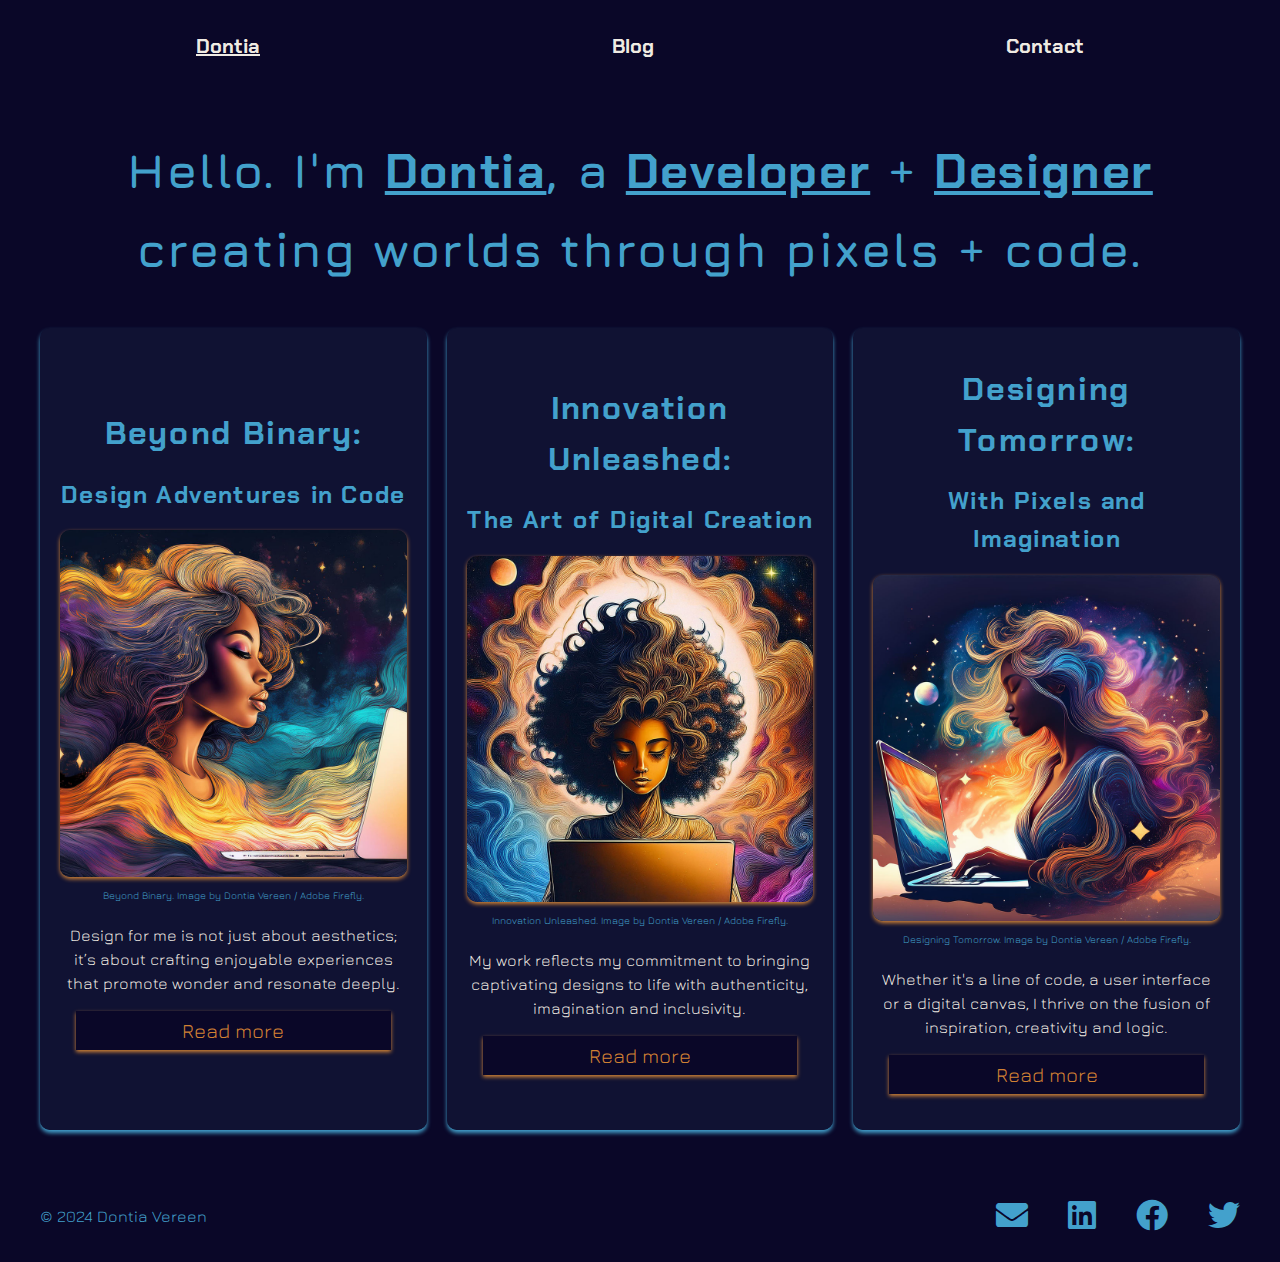
<file: index.html>
<!DOCTYPE html>
<html lang="en">

<head>
    <meta charset="UTF-8">
    <meta name="viewport" content="width=device-width, initial-scale=1.0">
    <title>Dontia's Blog</title>
    <link rel="stylesheet" href="css/main.css">
    <link rel="stylesheet" href="css/home.css">
    <link rel="preconnect" href="https://fonts.googleapis.com">
    <link rel="preconnect" href="https://fonts.gstatic.com" crossorigin>
    <link
        href="https://fonts.googleapis.com/css2?family=Chakra+Petch:ital,wght@0,300;0,400;0,500;0,600;0,700;1,300;1,400;1,500;1,600;1,700&family=Jura:wght@300..700&display=swap"
        rel="stylesheet">
    <link rel="stylesheet" href="https://cdnjs.cloudflare.com/ajax/libs/font-awesome/5.15.3/css/all.min.css">
</head>

<body>
    <header>
        <nav>
            <ul>
                <li>
                    <a href="index.html" class="scale-link logo">dontia</a>
                </li>
                <li>
                    <a href="blog.html" class="scale-link">blog</a>
                </li>
                <li>
                    <a href="#contact" class="scale-link">contact</a>
                </li>
            </ul>
        </nav>
    </header>

    <main>
        <section class="intro">
            <h1>Hello. I'm <span class="logo">Dontia</span>, a <span class="logo">Developer</span> + <span
                    class="logo">Designer</span> creating worlds through pixels + code.</h1>
        </section>
        <div class="blog-grid">
            <article class="card a">
                <h2>Beyond Binary:</h2>
                <h3>Design Adventures in Code</h3>
                <figure>
                    <img class="blog-img" src="assets/inspired-female-dev-design-a.jpg" alt="Inspired Female Developer + Designer">
                    <figcaption>Beyond Binary. Image by Dontia Vereen / Adobe Firefly.</figcaption>
                </figure>
                <p>
                    Design for me is not just about aesthetics; it’s about crafting enjoyable experiences
                    that promote wonder and resonate deeply.
                </p>
                <button onclick="location.href='blog.html'" class="scale-link">Read more</button>
            </article>
            <article class="card b">
                <h2>Innovation Unleashed:</h2>
                <h3>The Art of Digital Creation</h3>
                <figure>
                    <img class="blog-img" src="assets/inspired-female-dev-design-b.jpg" alt="Inspired Female Developer + Designer">
                    <figcaption>Innovation Unleashed. Image by Dontia Vereen / Adobe Firefly.</figcaption>
                </figure>
                <p>My work reflects my commitment to bringing captivating designs to life with authenticity, imagination
                    and inclusivity.</p>
                <button onclick="location.href='blog.html'" class="scale-link">Read more</button>
            </article>
            <article class="card c">
                <h2>Designing Tomorrow:</h2>
                <h3>With Pixels and Imagination</h3>
                <figure>
                    <img class="blog-img" src="assets/inspired-female-dev-design-c.jpg" alt="Inspired Female Developer + Designer">
                    <figcaption>Designing Tomorrow. Image by Dontia Vereen / Adobe Firefly.
                    </figcaption>
                </figure>
                <p>Whether it's a line of code, a user interface or a digital canvas, I thrive on the fusion of
                    inspiration, creativity and logic.</p>
                <button onclick="location.href='blog.html'" class="scale-link">Read more</button>
            </article>
        </div>
    </main>

    <footer>
        <div class="copyright">
            <p>© 2024 Dontia Vereen</p>
        </div>
        <div id="contact" class="social">
            <a href="mailto:example@example.com" class="icon scale-link"><i class="fa fa-envelope"></i></a>
            <a href="https://www.linkedin.com" target="_blank" class="icon scale-link"><i
                    class="fab fa-linkedin"></i></a>
            <a href="https://www.facebook.com" target="_blank" class="icon scale-link"><i
                    class="fab fa-facebook"></i></a>
            <a href="https://www.twitter.com" target="_blank" class="icon scale-link"><i class="fab fa-twitter"></i></a>
        </div>
    </footer>
</body>

</html>
</file>
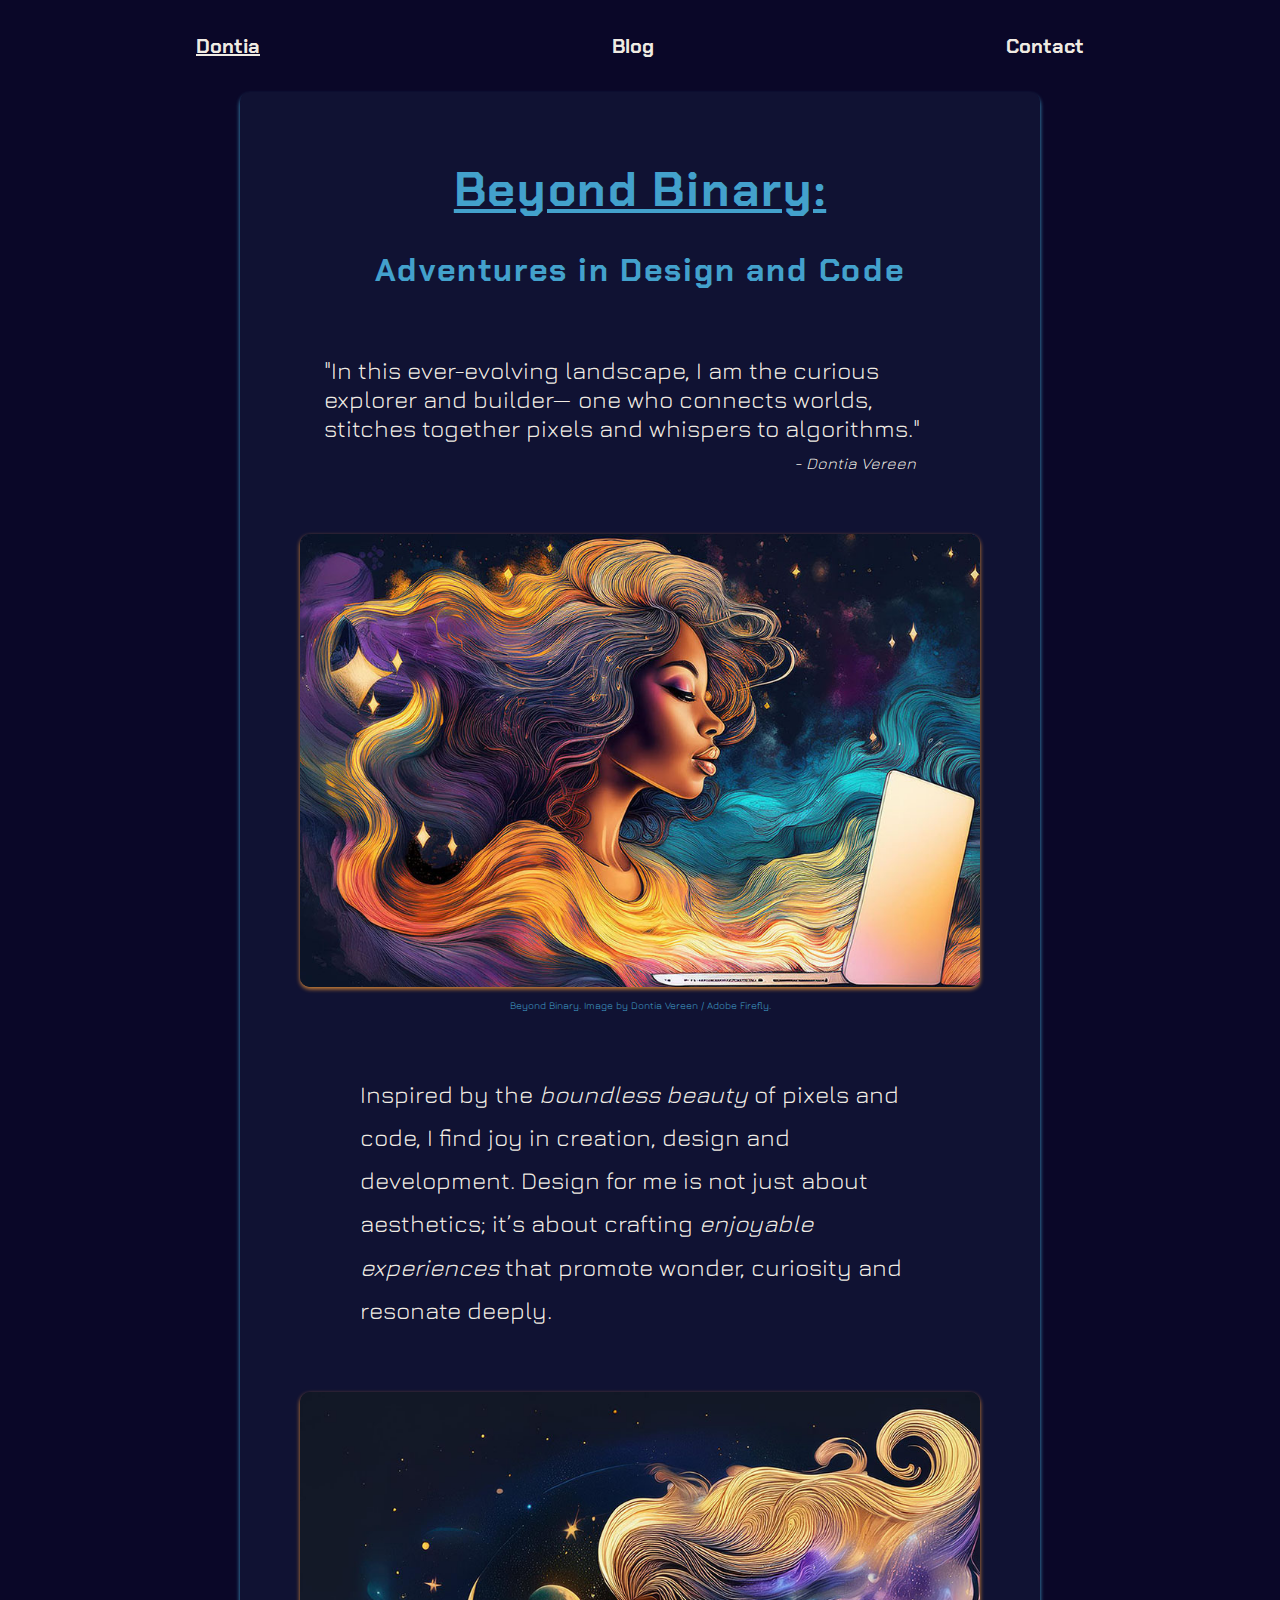
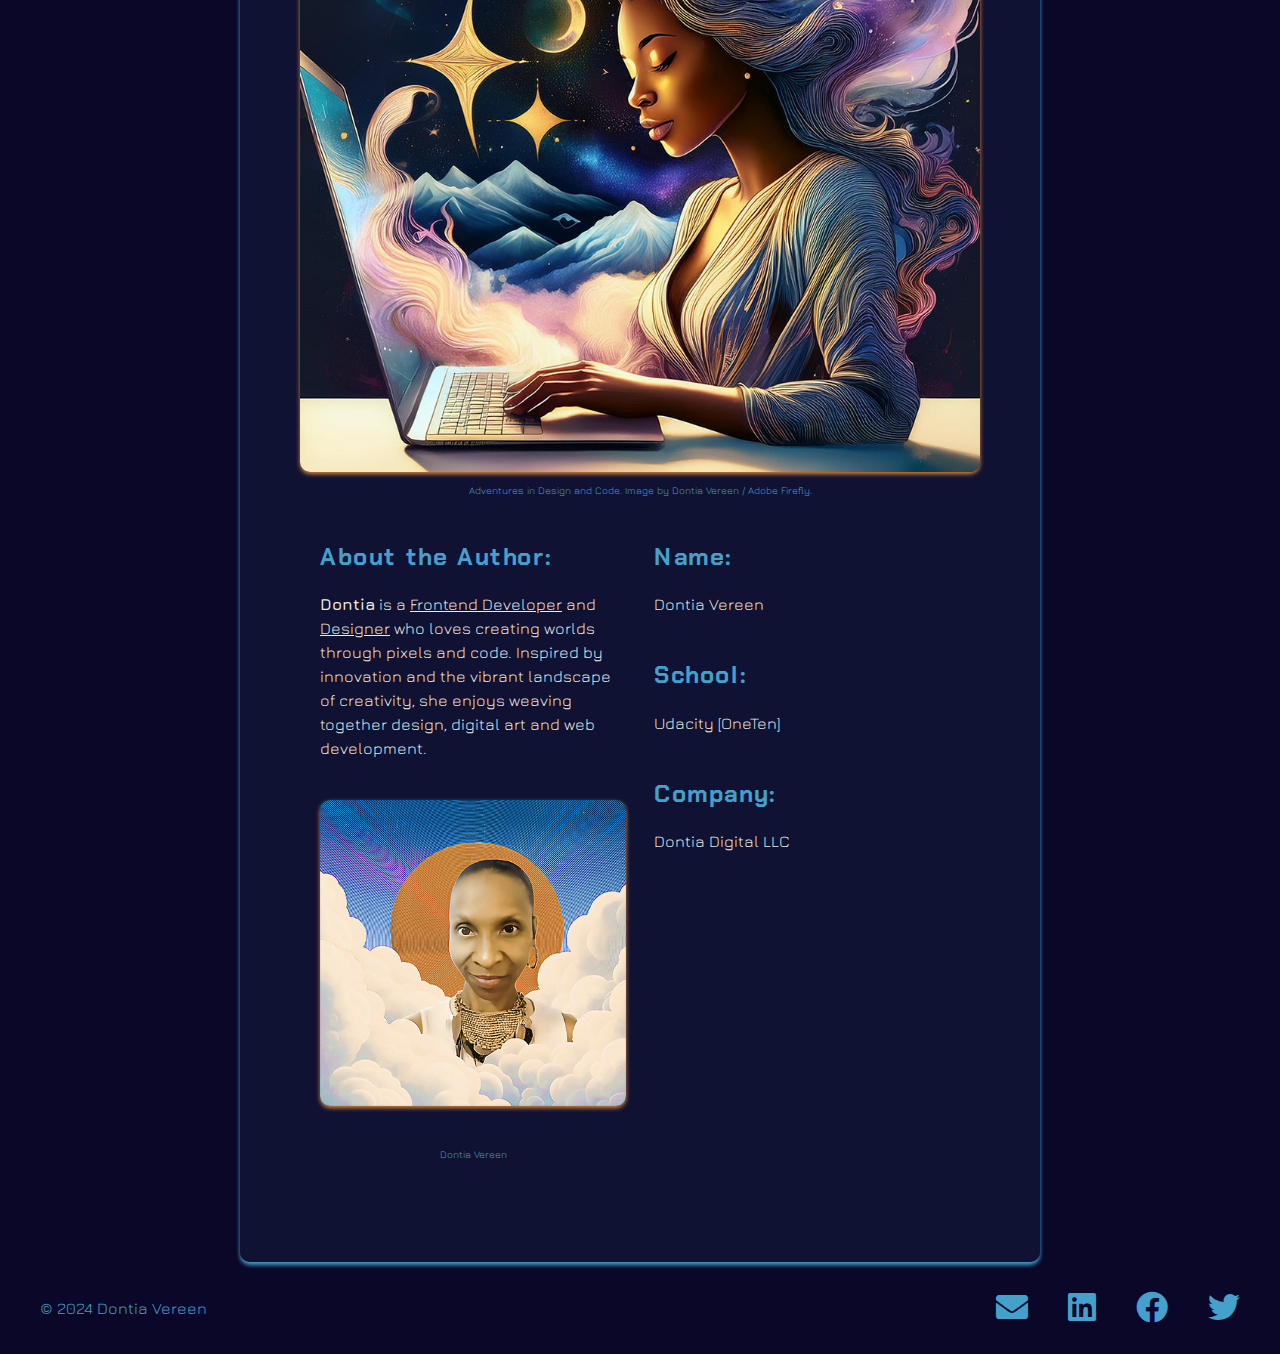
<file: blog.html>
<!DOCTYPE html>
<html lang="en">

<head>
    <meta charset="UTF-8">
    <meta name="viewport" content="width=device-width, initial-scale=1.0">
    <title>Dontia's Blog Post</title>
    <link rel="stylesheet" href="css/main.css">
    <link rel="stylesheet" href="css/blog.css">
    <link rel="preconnect" href="https://fonts.googleapis.com">
    <link rel="preconnect" href="https://fonts.gstatic.com" crossorigin>
    <link
        href="https://fonts.googleapis.com/css2?family=Chakra+Petch:ital,wght@0,300;0,400;0,500;0,600;0,700;1,300;1,400;1,500;1,600;1,700&family=Jura:wght@300..700&display=swap"
        rel="stylesheet">
    <link rel="stylesheet" href="https://cdnjs.cloudflare.com/ajax/libs/font-awesome/5.15.3/css/all.min.css">
</head>

<body>
    <header>
        <nav>
            <ul>
                <li>
                    <a href="index.html" class="scale-link logo">dontia</a>
                </li>
                <li>
                    <a href="blog.html" class="scale-link">blog</a>
                </li>
                <li>
                    <a href="#contact" class="scale-link">contact</a>
                </li>
            </ul>
        </nav>
    </header>

    <main class="blog-container">

        <article class="blog-post">
            <h1>Beyond Binary:</h1>
            <h2>Adventures in Design and Code</h2>
            <blockquote>
                "In this ever-evolving landscape, I am the curious explorer and builder— one who connects
                worlds, stitches together pixels and whispers to algorithms."
                <cite>- Dontia Vereen</cite>
            </blockquote>
            <figure>
                <img class="blog-img" src="assets/inspired-female-dev-design-a-lg.jpg"
                    alt="Inspired Female Developer + Designer">
                <figcaption>
                    Beyond Binary. Image by Dontia Vereen / Adobe Firefly.
                </figcaption>
            </figure>
            <div class="post-text">
                <p>Inspired by the <em>boundless beauty</em> of pixels and code, I find joy in creation, design
                    and development. Design for me is not just about aesthetics; it’s about crafting <em>enjoyable
                        experiences</em> that promote wonder, curiosity and resonate deeply.</p>
            </div>
            <figure>
                <img class="blog-img" src="assets/inspired-female-dev-design-d.jpg"
                    alt="Inspired Female Developer + Designer">
                <figcaption>
                    Adventures in Design and Code. Image by Dontia Vereen / Adobe Firefly.
                </figcaption>
            </figure>
            <aside class="author-grid">
                <div class="bio">
                    <h3>About the Author:</h3>
                    <p><b>Dontia</b> is a <u>Frontend Developer</u> and <u>Designer</u> who loves
                        creating worlds through pixels and code. Inspired by innovation and the vibrant landscape of
                        creativity, she enjoys weaving together design, digital art and web development.</p>
                    <figure>
                        <img class="avatar blog-img" src="assets/dontia.png" alt="Dontia Vereen">
                        <figcaption>
                            Dontia Vereen
                        </figcaption>
                    </figure>
                </div>
                <div class="author">
                    <div class="name">
                        <h3>Name:</h3>
                        <p>Dontia Vereen</p>
                    </div>
                    <div class="school">
                        <h3>School:</h3>
                        <p>Udacity [OneTen]</p>
                    </div>
                    <div class="company">
                        <h3>Company:</h3>
                        <p>Dontia Digital LLC</p>
                    </div>
                </div>
            </aside>
        </article>
    </main>

    <footer>
        <div class="copyright">
            <p>© 2024 Dontia Vereen</p>
        </div>
        <div id="contact" class="social">
            <a href="mailto:example@example.com" class="icon scale-link"><i class="fa fa-envelope"></i></a>
            <a href="https://www.linkedin.com" target="_blank" class="icon scale-link"><i
                    class="fab fa-linkedin"></i></a>
            <a href="https://www.facebook.com" target="_blank" class="icon scale-link"><i
                    class="fab fa-facebook"></i></a>
            <a href="https://www.twitter.com" target="_blank" class="icon scale-link"><i class="fab fa-twitter"></i></a>
        </div>
    </footer>
</body>

</html>
</file>
<file: css/home.css>
/* === Home Header Styles === */

header,
main,
footer {
    padding: 1.25rem;
    text-align: center;
}


/* === Intro section ===*/

h1 {
    font-family: "Jura", sans-serif;
}

.intro {
    margin: 1.25rem auto;
}


/* === Blog grid section === */

.blog-grid {
    display: grid;
    grid-template-columns: repeat(auto-fit, minmax(18.75rem, 1fr));
    gap: 1.25rem;
    padding: 1.25rem;
}

button {
    font-family: "Jura", sans-serif;
    font-size: 1.25rem;
    padding: 0.5rem 1.25rem;
    margin: 1rem;
    color: #f49836dc;
    background-color: #0a0728;
    box-shadow: 0 0.125rem 0.25rem #f49836dc;
}



/* === Responsiveness ===*/

@media (max-width: 768px) {
    .blog-grid {
        grid-template-columns: 1fr;
    }
}
</file>
<file: css/blog.css>
/* === Blog post header styles === */

h1,
h2 {
  text-align: center;
}

h1 {
  text-decoration: underline;
}


/* === Blockquote styles === */

blockquote {
  font-size: 1.5rem;
  line-height: 1.2;
  margin: 3.75rem 1.5rem;
}

cite {
  display: block;
  font-size: 1rem;
  margin: 0.75rem 2.5rem;
  text-align: right;
}


/* === Layout styles === */

.post-text p {
  font-size: 1.5rem;
  line-height: 1.8;
  margin: 3.75rem;
}

.blog-container {
  display: flex;
  flex-direction: column;
  align-items: center;
  justify-content: center;
  text-align: center;
  min-height: 100vh;
}

.blog-post {
  background-color: #121636c5;
  box-shadow: 0 0.1875rem 0.25rem #43A1CC;
  padding: 3.75rem;
  border-radius: 0.625rem;
  text-align: left;
  max-width: 50rem;
  margin: 0 auto;
}


/* === Author grid === */

.author-grid {
  display: grid;
  grid-template-columns: repeat(auto-fit, minmax(18.75rem, 1fr));
  gap: 1.75rem;
  padding: 1.25rem;
}

.name,
.school,
.company {
  margin-bottom: 2.5rem;
}

.avatar {
  margin: 2.5rem auto;
}


/* === Responsiveness === */

@media (max-width: 768px) {
  .blog-post {
    padding: 2rem;
  }

  .post-text p {
    font-size: 1.25rem;
    margin: 2rem;
  }

  blockquote {
    font-size: 1.25rem;
  }

  cite {
    font-size: 0.875rem;
  }

  .author-grid {
    grid-template-columns: 1fr;
  }
}
</file>
<file: css/main.css>
/* main.css */

@import url('reset.css');
@import url('global.css');
@import url('nav.css');


/* === Design System ===

fonts: 
"Jura", sans-serif;
"Chakra Petch", sans-serif;

background colors:
#0a0728
#121636c5

font colors:
#f9f9f9da
#43A1CC

shadow colors:
#43A1CC
#f49836dc

======================= */
</file>
